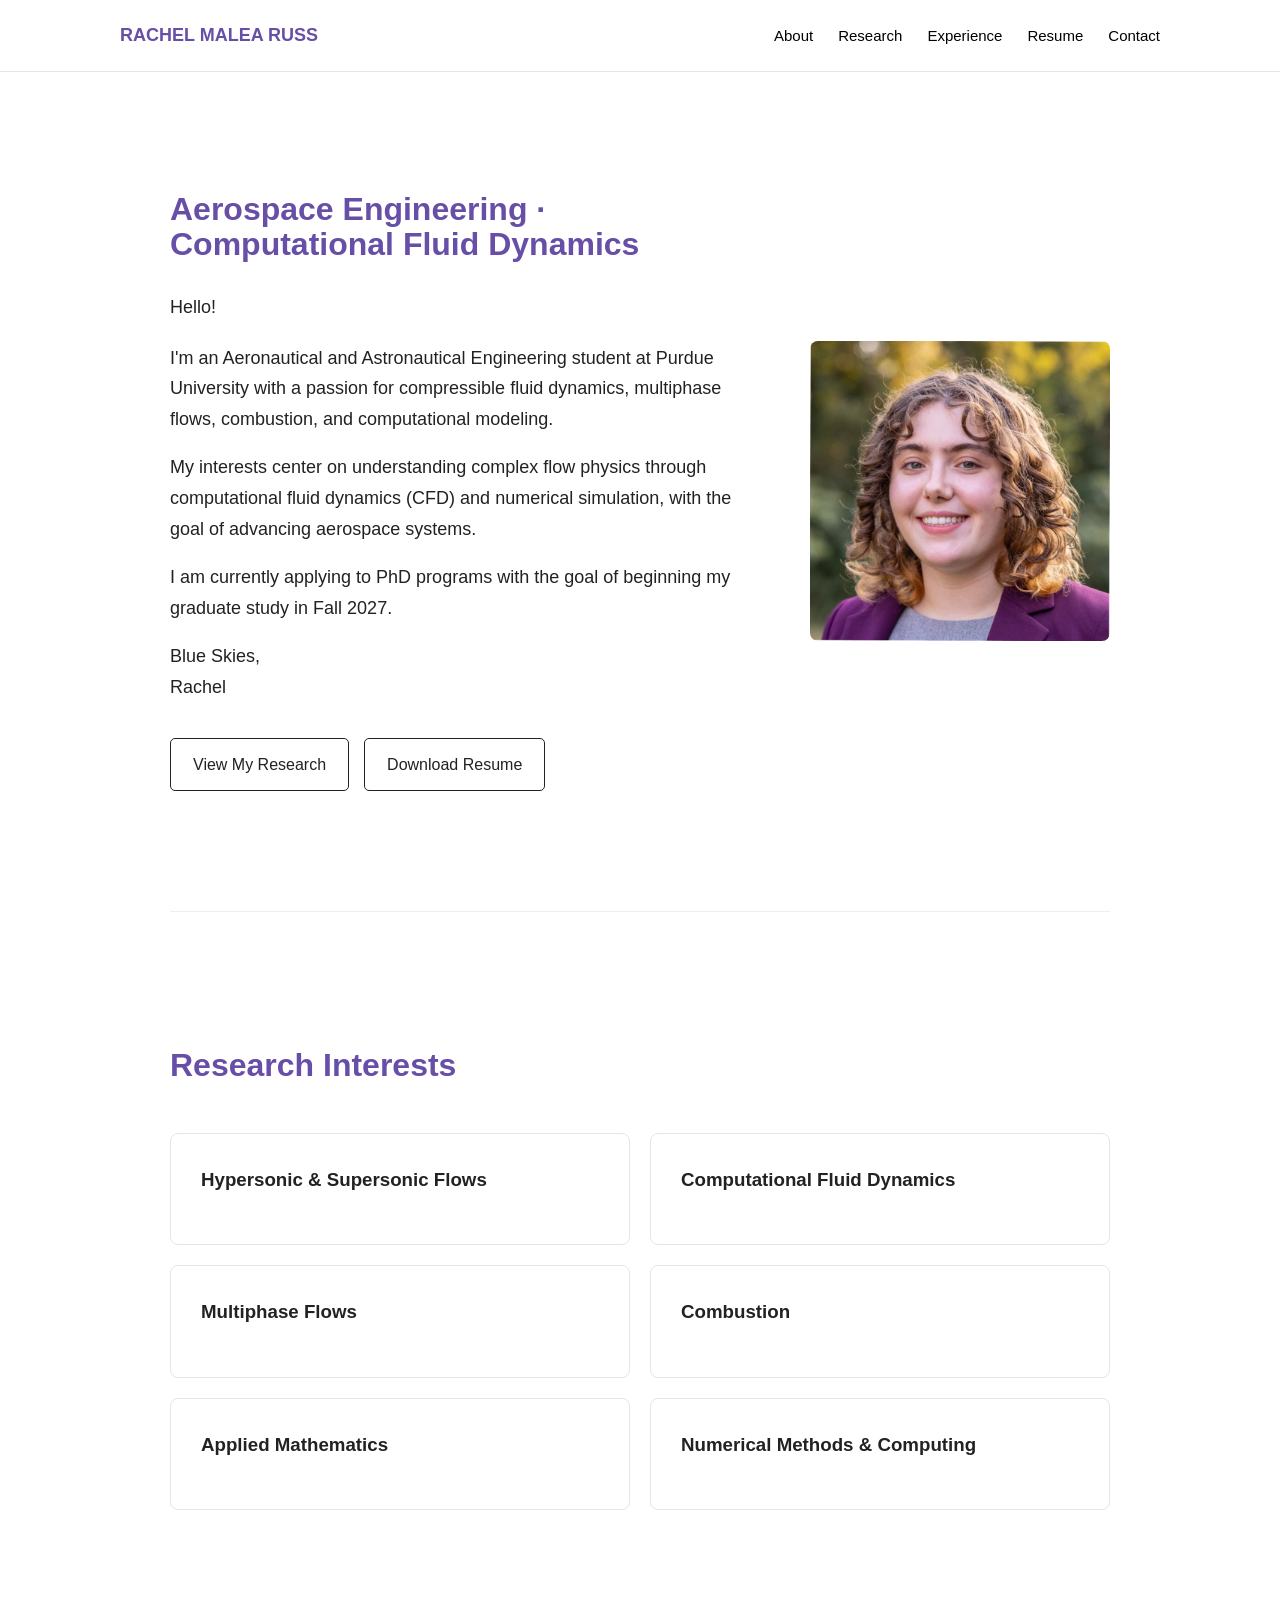
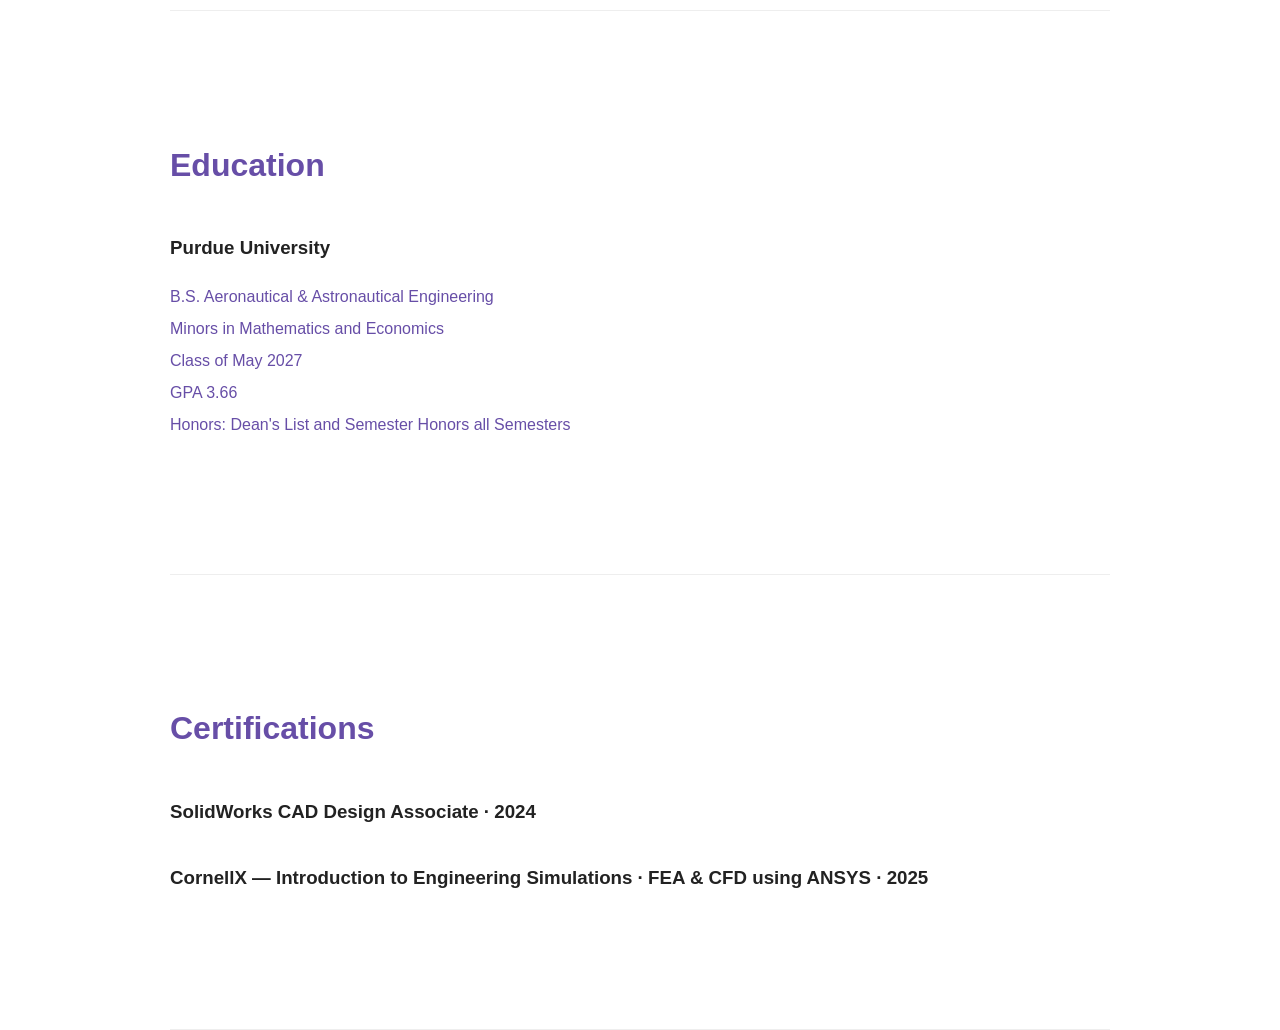
<file: index.html>
<!DOCTYPE html>
<html lang="en">

<head>
    <meta charset="UTF-8">
    <meta name="viewport" content="width=device-width, initial-scale=1.0">

    <title>Rachel Malea Russ | Aeronautical and Astronautical Engineering</title>

    <link rel="stylesheet" href="style.css">
</head>

<body>

<header>
    <nav>
        <a href="index.html" class="logo">RACHEL MALEA RUSS</a>

        <div class="nav-links">
            <a href="index.html">About</a>
            <a href="research.html">Research</a>
            <a href="experience.html">Experience</a>
            <a href="resume.html">Resume</a>
            <a href="contact.html">Contact</a>
        </div>
    </nav>
</header>


<main>

    <!-- About -->
    <section id="about" class="hero">

        <div class="about-content">

            <div class="about-text">

                <h1>Aerospace Engineering · Computational Fluid Dynamics</h1>

                <p class="subtitle">
                    Hello!
                </p>

                <p>
                    I'm an Aeronautical and Astronautical Engineering student
                    at Purdue University with a passion for compressible fluid
                    dynamics, multiphase flows, combustion, and computational
                    modeling.
                </p>

                <p>
                    My interests center on understanding complex flow physics
                    through computational fluid dynamics (CFD) and numerical
                    simulation, with the goal of advancing aerospace systems.
                </p>

                <p>
                    I am currently applying to PhD programs with the goal of
                    beginning my graduate study in Fall 2027. 
                </p>

                <p>
                    Blue Skies,<br>
                    Rachel 
                </p>

                <div class="buttons">

                    <a href="research.html" class="button">
                        View My Research
                    </a>

                    <a
                        href="russ, rachel-resume.pdf"
                        download
                        class="button"
                    >
                        Download Resume
                    </a>

                </div>

            </div>


            <div class="about-photo">

                <img
                    src="images/headshot.jpeg"
                    alt="Rachel Malea Russ"
                >

            </div>

        </div>

    </section>


    <!-- Research Interests -->
    <section id="research-interests">

        <h2>Research Interests</h2>

        <div class="research-grid">

            <div class="research-card">
                <h3>Hypersonic &amp; Supersonic Flows</h3>
            </div>

            <div class="research-card">
                <h3>Computational Fluid Dynamics</h3>
            </div>

            <div class="research-card">
                <h3>Multiphase Flows</h3>
            </div>

            <div class="research-card">
                <h3>Combustion</h3>
            </div>

            <div class="research-card">
                <h3>Applied Mathematics</h3>
            </div>

            <div class="research-card">
                <h3>Numerical Methods &amp; Computing</h3>
            </div>

        </div>

    </section>


    <!-- Education -->
    <section id="education">

        <h2>Education</h2>

        <div class="education">

            <h3>Purdue University</h3>

            <p>
                B.S. Aeronautical &amp; Astronautical Engineering
            </p>

            <p>
                Minors in Mathematics and Economics
            </p>

            <p>
                Class of May 2027
            </p>

            <p>
                GPA 3.66
            </p>

            <p>
                Honors: Dean's List and Semester Honors all Semesters
            </p>

        </div>

    </section>


    <!-- Certifications -->
    <section id="certifications">

        <h2>Certifications</h2>

        <div class="certification">
            <h3>SolidWorks CAD Design Associate · 2024</h3>
        </div>

        <div class="certification">
            <h3>
                CornellX — Introduction to Engineering Simulations ·
                FEA &amp; CFD using ANSYS · 2025
            </h3>
        </div>

    </section>

</main>

</body>
</html>
</file>
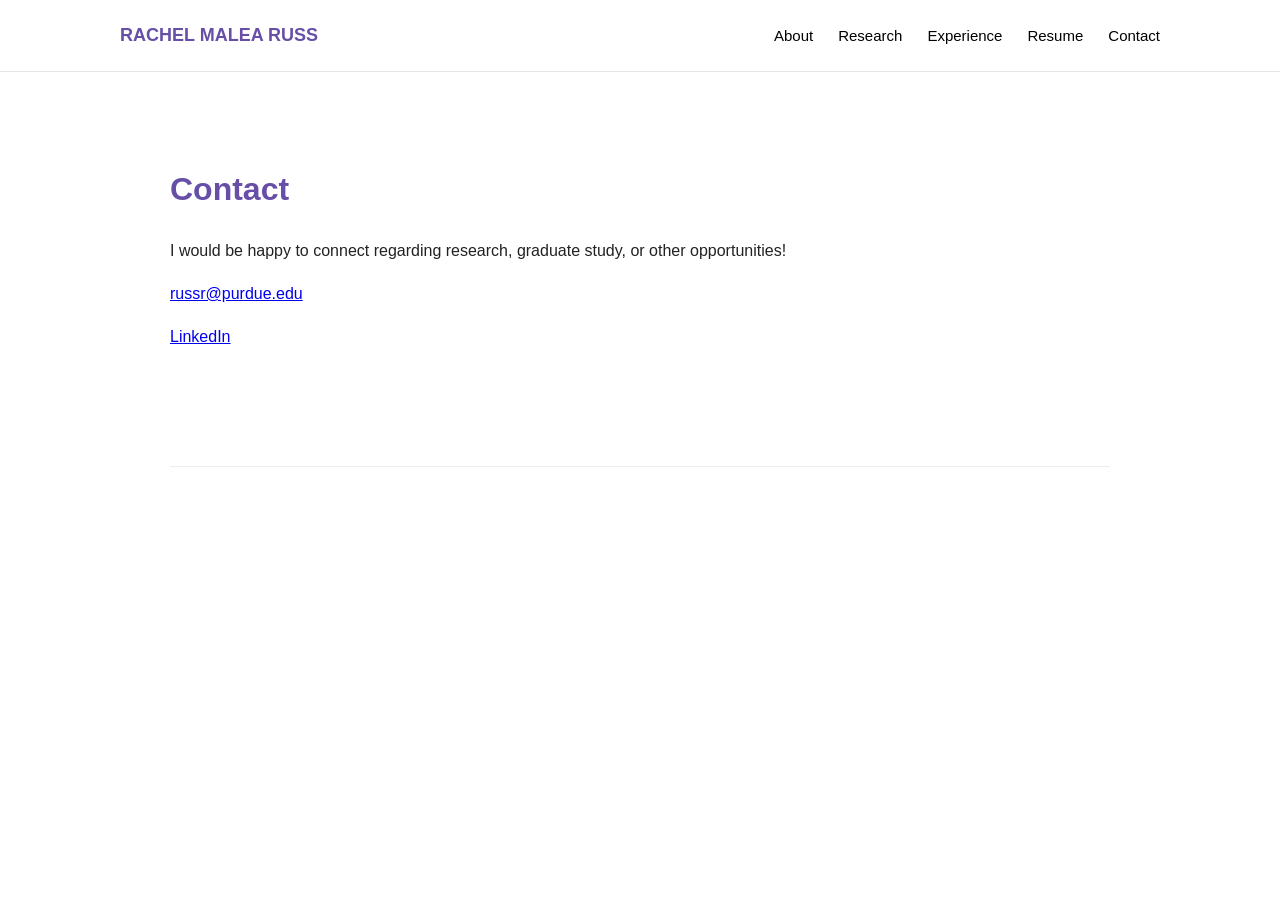
<file: contact.html>
<!DOCTYPE html>
<html lang="en">

<head>
    <meta charset="UTF-8">
    <meta name="viewport" content="width=device-width, initial-scale=1.0">

    <title>Contact | Rachel Malea Russ</title>

    <link rel="stylesheet" href="style.css">
</head>

<body>

<header>
    <nav>
        <a href="index.html" class="logo">RACHEL MALEA RUSS</a>

        <div class="nav-links">
            <a href="index.html">About</a>
            <a href="research.html">Research</a>
            <a href="experience.html">Experience</a>
            <a href="resume.html">Resume</a>
            <a href="contact.html">Contact</a>
        </div>
    </nav>
</header>


<main>

<section id="contact" class="contact-section">

    <h1>Contact</h1>

    <p>
        I would be happy to connect regarding research,
        graduate study, or other opportunities!
    </p>

    <p>
        <a href="mailto:russr@purdue.edu">
            russr@purdue.edu
        </a>
    </p>

    <p>
        <a href="https://www.linkedin.com/in/rachel-russ/">
            LinkedIn
        </a>
    </p>

</section>

</main>

</body>
</html>
</file>
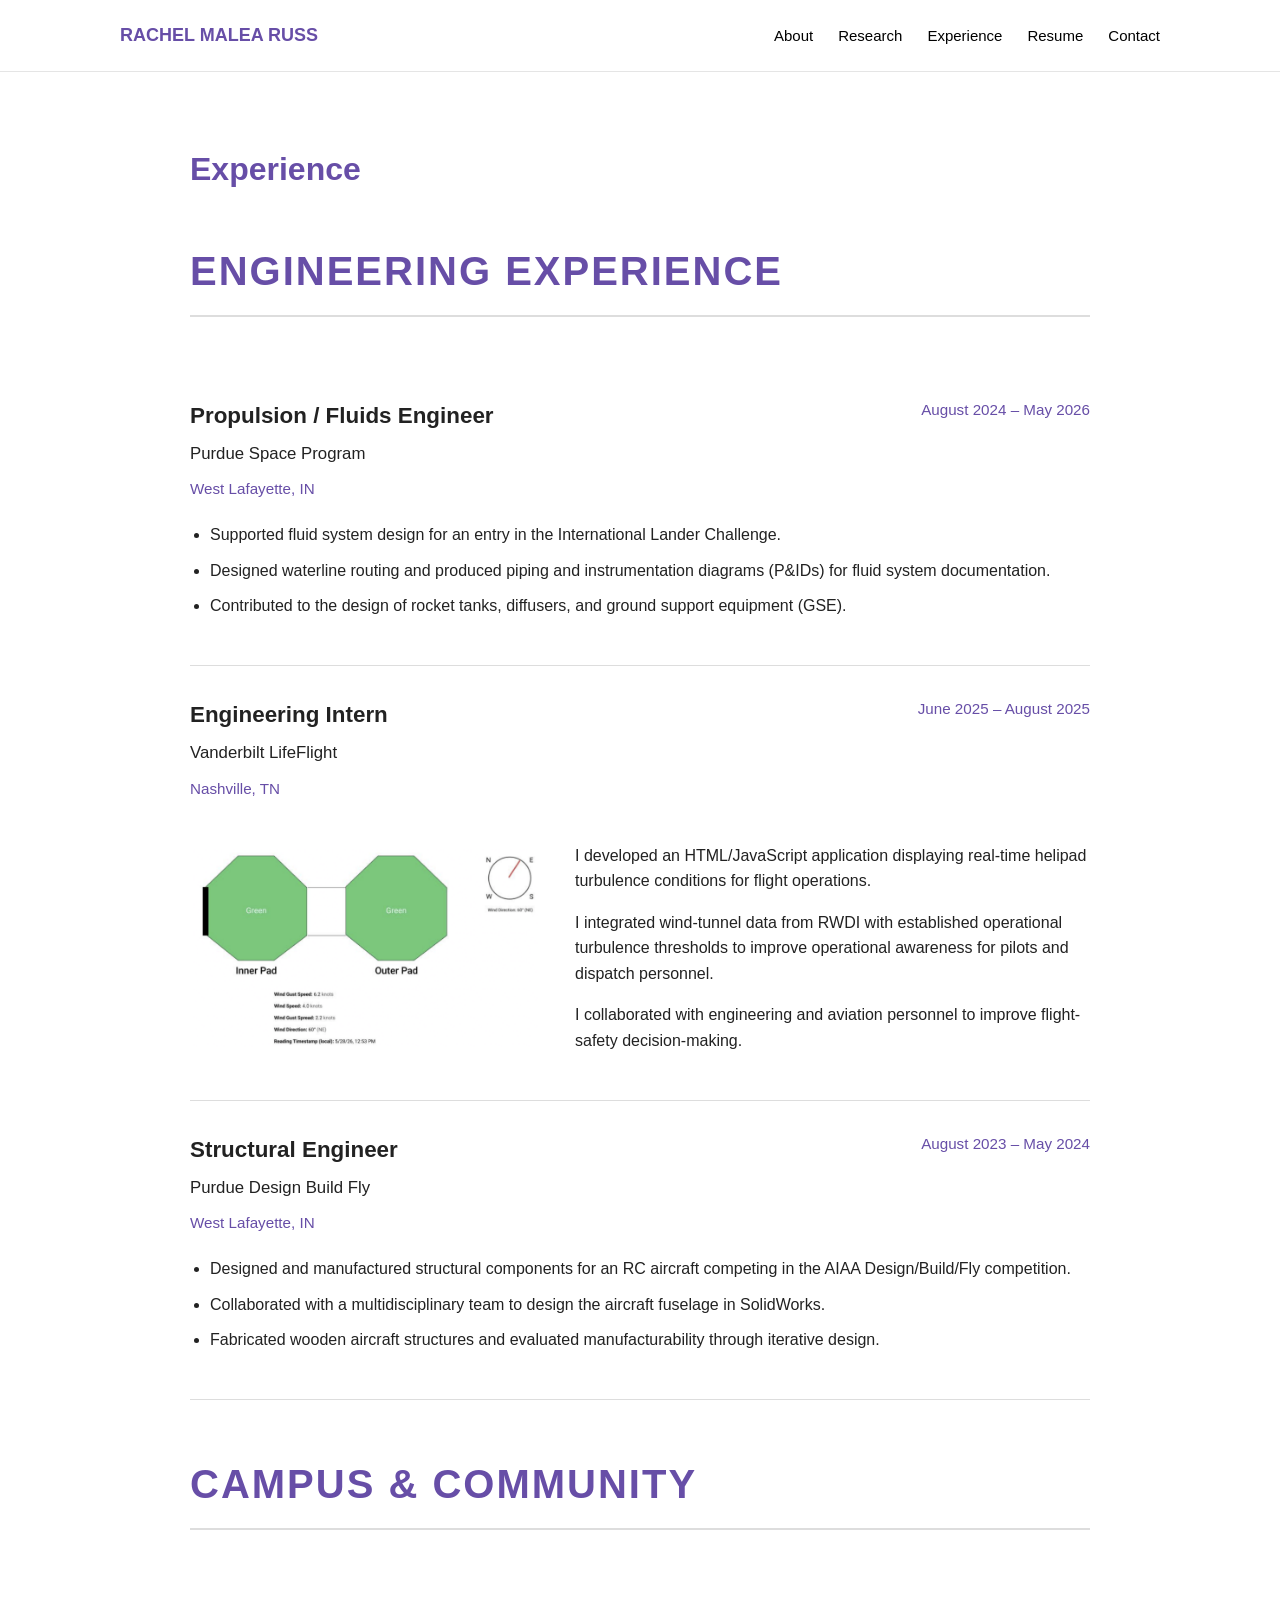
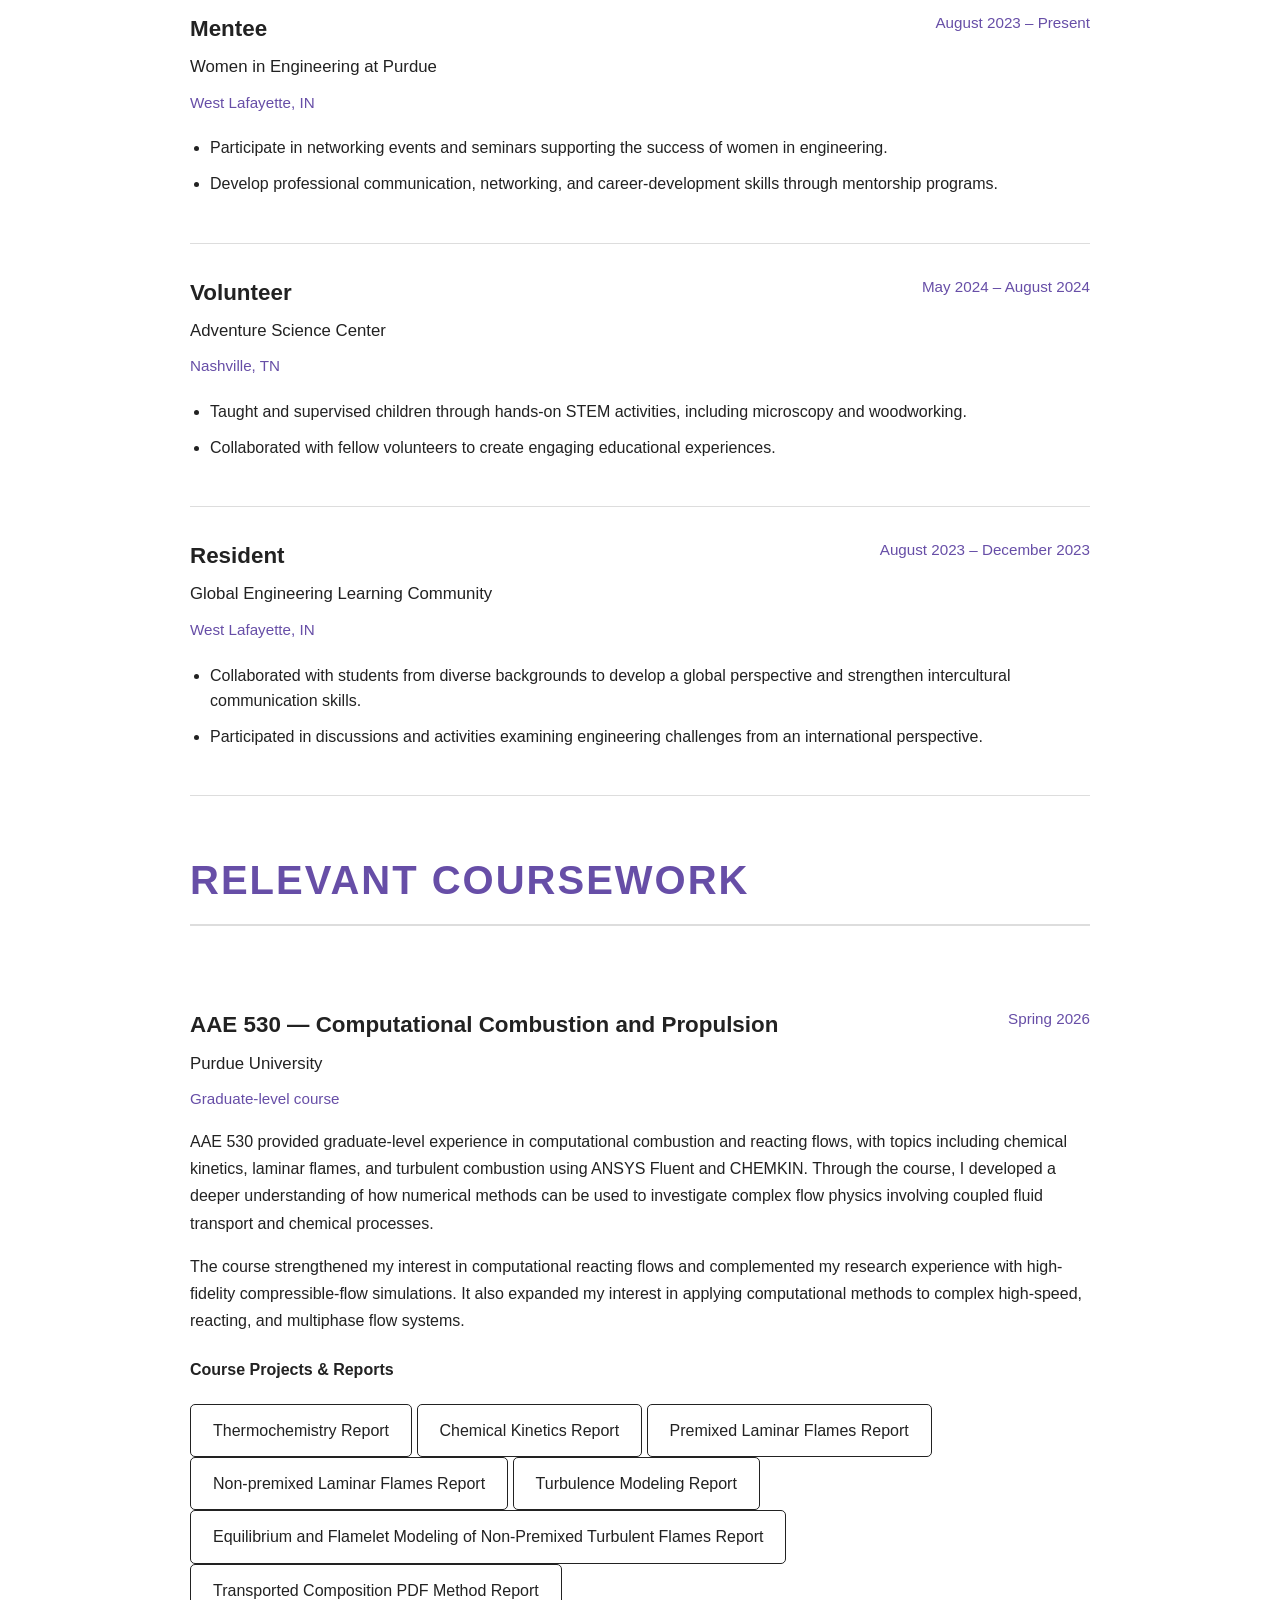
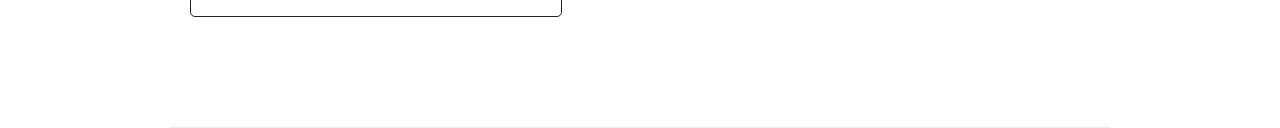
<file: experience.html>
<!DOCTYPE html>
<html lang="en">

<head>
    <meta charset="UTF-8">
    <meta name="viewport" content="width=device-width, initial-scale=1.0">

    <title>Experience | Rachel Malea Russ</title>

    <link rel="stylesheet" href="style.css">
</head>

<body>

<header>
    <nav>
        <a href="index.html" class="logo">RACHEL MALEA RUSS</a>

        <div class="nav-links">
            <a href="index.html">About</a>
            <a href="research.html">Research</a>
            <a href="experience.html">Experience</a>
            <a href="resume.html">Resume</a>
            <a href="contact.html">Contact</a>
        </div>
    </nav>
</header>


<main>

<section id="experience" class="experience-section">

    <h1>Experience</h1>


    <!-- =================================
         ENGINEERING EXPERIENCE
         ================================= -->

    <h2 class="experience-category">
        Engineering Experience
    </h2>


    <!-- Purdue Space Program -->

    <div class="experience-item">

        <div class="experience-header">

            <div>
                <h3>Propulsion / Fluids Engineer</h3>
                <h4>Purdue Space Program</h4>
            </div>

            <div class="experience-date">
                August 2024 – May 2026
            </div>

        </div>

        <p class="experience-location">
            West Lafayette, IN
        </p>

        <ul>

            <li>
                Supported fluid system design for an entry in the
                International Lander Challenge.
            </li>

            <li>
                Designed waterline routing and produced piping and
                instrumentation diagrams (P&amp;IDs) for fluid system
                documentation.
            </li>

            <li>
                Contributed to the design of rocket tanks, diffusers,
                and ground support equipment (GSE).
            </li>

        </ul>

    </div>


    <!-- Vanderbilt LifeFlight -->

    <div class="experience-item">

        <div class="experience-header">

            <div>
                <h3>Engineering Intern</h3>
                <h4>Vanderbilt LifeFlight</h4>
            </div>

            <div class="experience-date">
                June 2025 – August 2025
            </div>

        </div>

        <p class="experience-location">
            Nashville, TN
        </p>


        <div class="experience-feature">

            <div class="experience-image">

                <img
                    src="images/helipad.png"
                    alt="Vanderbilt LifeFlight helipad"
                >

            </div>


            <div class="experience-description">

                <p>
                    I developed an HTML/JavaScript application displaying
                    real-time helipad turbulence conditions for flight
                    operations.
                </p>

                <p>
                    I integrated wind-tunnel data from RWDI with established
                    operational turbulence thresholds to improve operational
                    awareness for pilots and dispatch personnel.
                </p>

                <p>
                    I collaborated with engineering and aviation personnel
                    to improve flight-safety decision-making.
                </p>

            </div>

        </div>

    </div>


    <!-- Purdue Design Build Fly -->

    <div class="experience-item">

        <div class="experience-header">

            <div>
                <h3>Structural Engineer</h3>
                <h4>Purdue Design Build Fly</h4>
            </div>

            <div class="experience-date">
                August 2023 – May 2024
            </div>

        </div>

        <p class="experience-location">
            West Lafayette, IN
        </p>

        <ul>

            <li>
                Designed and manufactured structural components for
                an RC aircraft competing in the AIAA Design/Build/Fly
                competition.
            </li>

            <li>
                Collaborated with a multidisciplinary team to design
                the aircraft fuselage in SolidWorks.
            </li>

            <li>
                Fabricated wooden aircraft structures and evaluated
                manufacturability through iterative design.
            </li>

        </ul>

    </div>


    <!-- =================================
         CAMPUS & COMMUNITY
         ================================= -->

    <h2 class="experience-category">
        Campus &amp; Community
    </h2>


    <!-- Women in Engineering -->

    <div class="experience-item">

        <div class="experience-header">

            <div>
                <h3>Mentee</h3>
                <h4>Women in Engineering at Purdue</h4>
            </div>

            <div class="experience-date">
                August 2023 – Present
            </div>

        </div>

        <p class="experience-location">
            West Lafayette, IN
        </p>

        <ul>

            <li>
                Participate in networking events and seminars supporting
                the success of women in engineering.
            </li>

            <li>
                Develop professional communication, networking, and
                career-development skills through mentorship programs.
            </li>

        </ul>

    </div>


    <!-- Adventure Science Center -->

    <div class="experience-item">

        <div class="experience-header">

            <div>
                <h3>Volunteer</h3>
                <h4>Adventure Science Center</h4>
            </div>

            <div class="experience-date">
                May 2024 – August 2024
            </div>

        </div>

        <p class="experience-location">
            Nashville, TN
        </p>

        <ul>

            <li>
                Taught and supervised children through hands-on STEM
                activities, including microscopy and woodworking.
            </li>

            <li>
                Collaborated with fellow volunteers to create engaging
                educational experiences.
            </li>

        </ul>

    </div>


    <!-- Global Engineering LC -->

    <div class="experience-item">

        <div class="experience-header">

            <div>
                <h3>Resident</h3>
                <h4>Global Engineering Learning Community</h4>
            </div>

            <div class="experience-date">
                August 2023 – December 2023
            </div>

        </div>

        <p class="experience-location">
            West Lafayette, IN
        </p>

        <ul>

            <li>
                Collaborated with students from diverse backgrounds to
                develop a global perspective and strengthen intercultural
                communication skills.
            </li>

            <li>
                Participated in discussions and activities examining
                engineering challenges from an international perspective.
            </li>

        </ul>

    </div>


    <!-- =================================
         RELEVANT COURSEWORK
         ================================= -->

    <h2 class="experience-category">
        Relevant Coursework
    </h2>


    <!-- AAE 530 -->

    <div class="experience-item">

        <div class="experience-header">

            <div>
                <h3>AAE 530 — Computational Combustion and Propulsion</h3>
                <h4>Purdue University</h4>
            </div>

            <div class="experience-date">
                Spring 2026
            </div>

        </div>

        <p class="experience-location">
            Graduate-level course
        </p>

        <p>
            AAE 530 provided graduate-level experience in computational
            combustion and reacting flows, with topics including chemical
            kinetics, laminar flames, and turbulent combustion using
            ANSYS Fluent and CHEMKIN. Through the course, I developed a
            deeper understanding of how numerical methods can be used to
            investigate complex flow physics involving coupled fluid
            transport and chemical processes.
        </p>

        <p>
            The course strengthened my interest in computational reacting
            flows and complemented my research experience with high-fidelity
            compressible-flow simulations. It also expanded my interest in
            applying computational methods to complex high-speed, reacting,
            and multiphase flow systems.
        </p>

        <h4>Course Projects &amp; Reports</h4>

        <div class="report-grid">

            <a href="530_reports/Report_Project1_Rachel_Russ.pdf"
               target="_blank"
               class="button">
                Thermochemistry Report
            </a>

            <a href="530_reports/Report_Project2_Rachel_Russ.pdf"
               target="_blank"
               class="button">
                Chemical Kinetics Report
            </a>

            <a href="530_reports/Report_Project3_Rachel_Russ.pdf"
               target="_blank"
               class="button">
                Premixed Laminar Flames Report
            </a>

            <a href="530_reports/Report_Project4_Rachel_Russ.pdf"
               target="_blank"
               class="button">
                Non-premixed Laminar Flames Report
            </a>

            <a href="530_reports/Report_Project5_Rachel_Russ.pdf"
               target="_blank"
               class="button">
                Turbulence Modeling Report
            </a>

            <a href="530_reports/Report_Project6_Rachel_Russ.pdf"
               target="_blank"
               class="button">
                Equilibrium and Flamelet Modeling of Non-Premixed Turbulent Flames Report
            </a>

            <a href="530_reports/Report_Project7_Rachel_Russ.pdf"
               target="_blank"
               class="button">
                Transported Composition PDF Method Report
            </a>

        </div>

    </div>

</section>

</main>

</body>
</html>
</file>
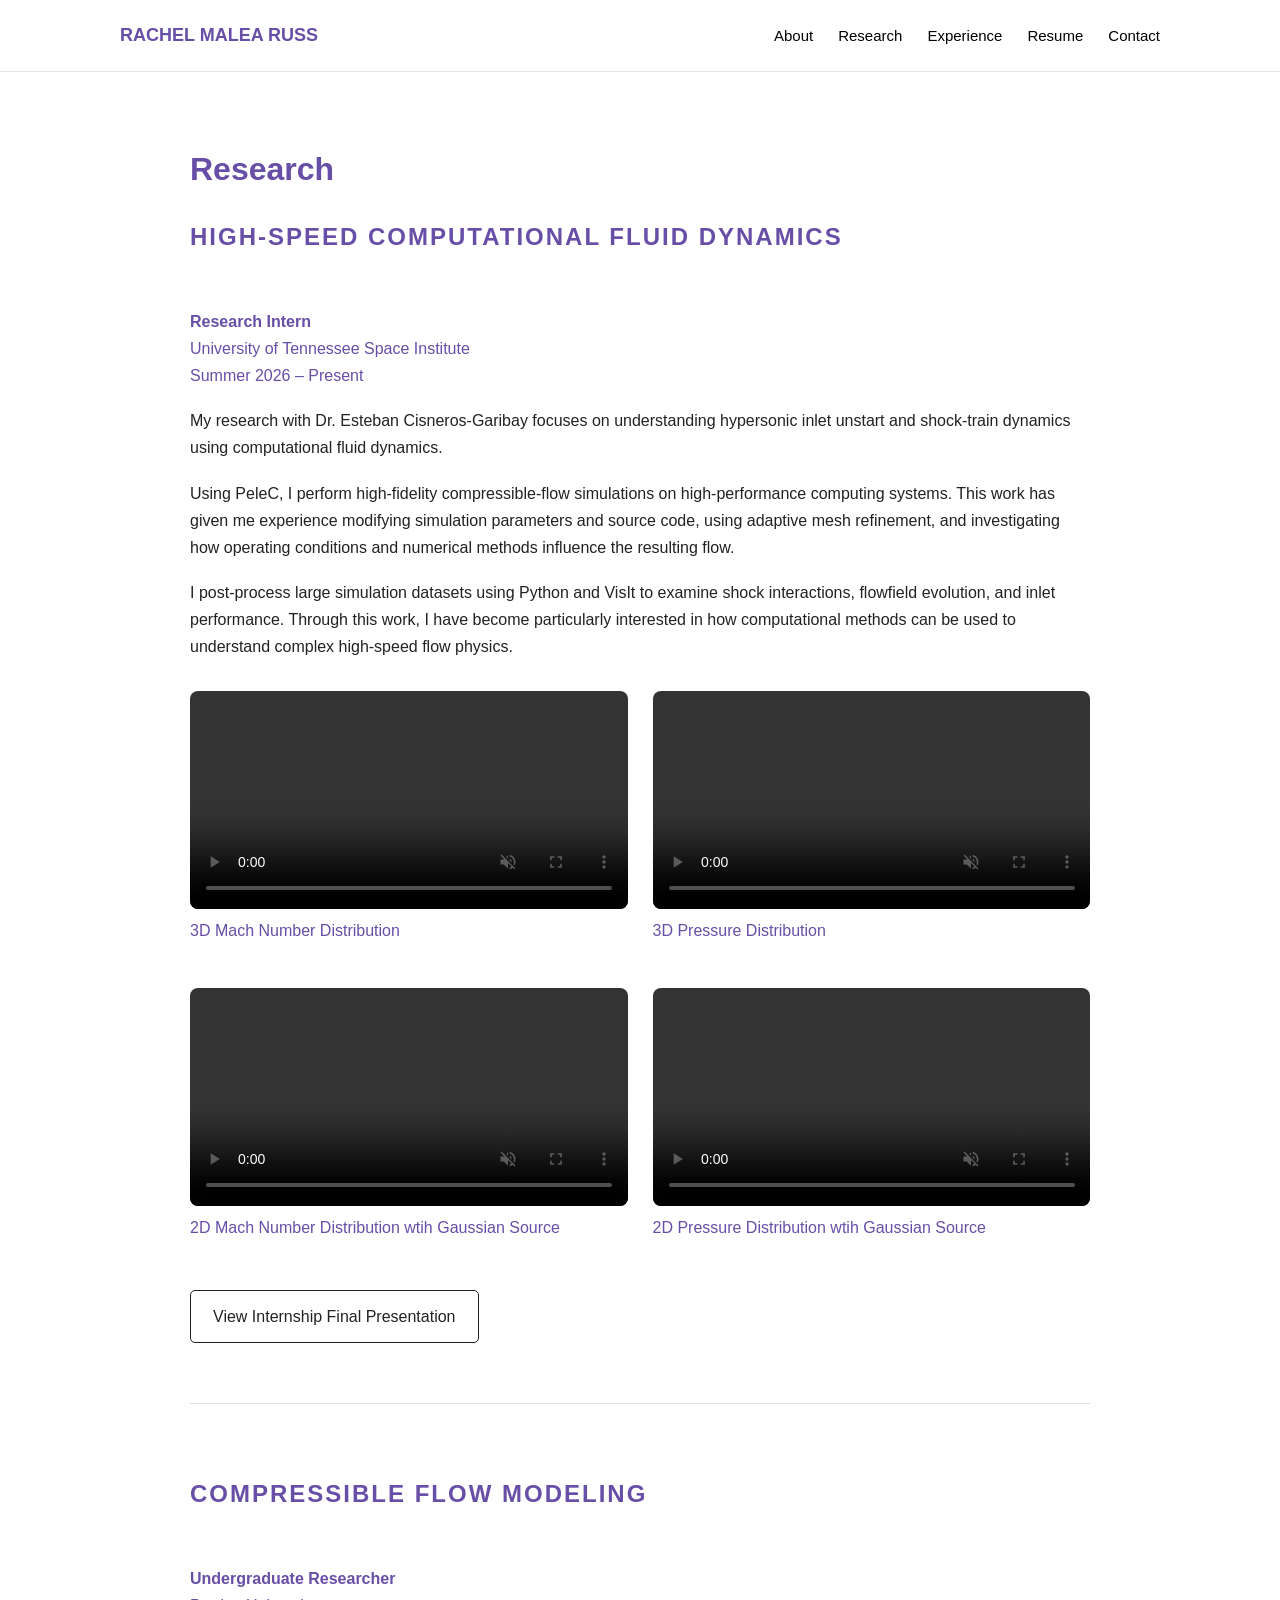
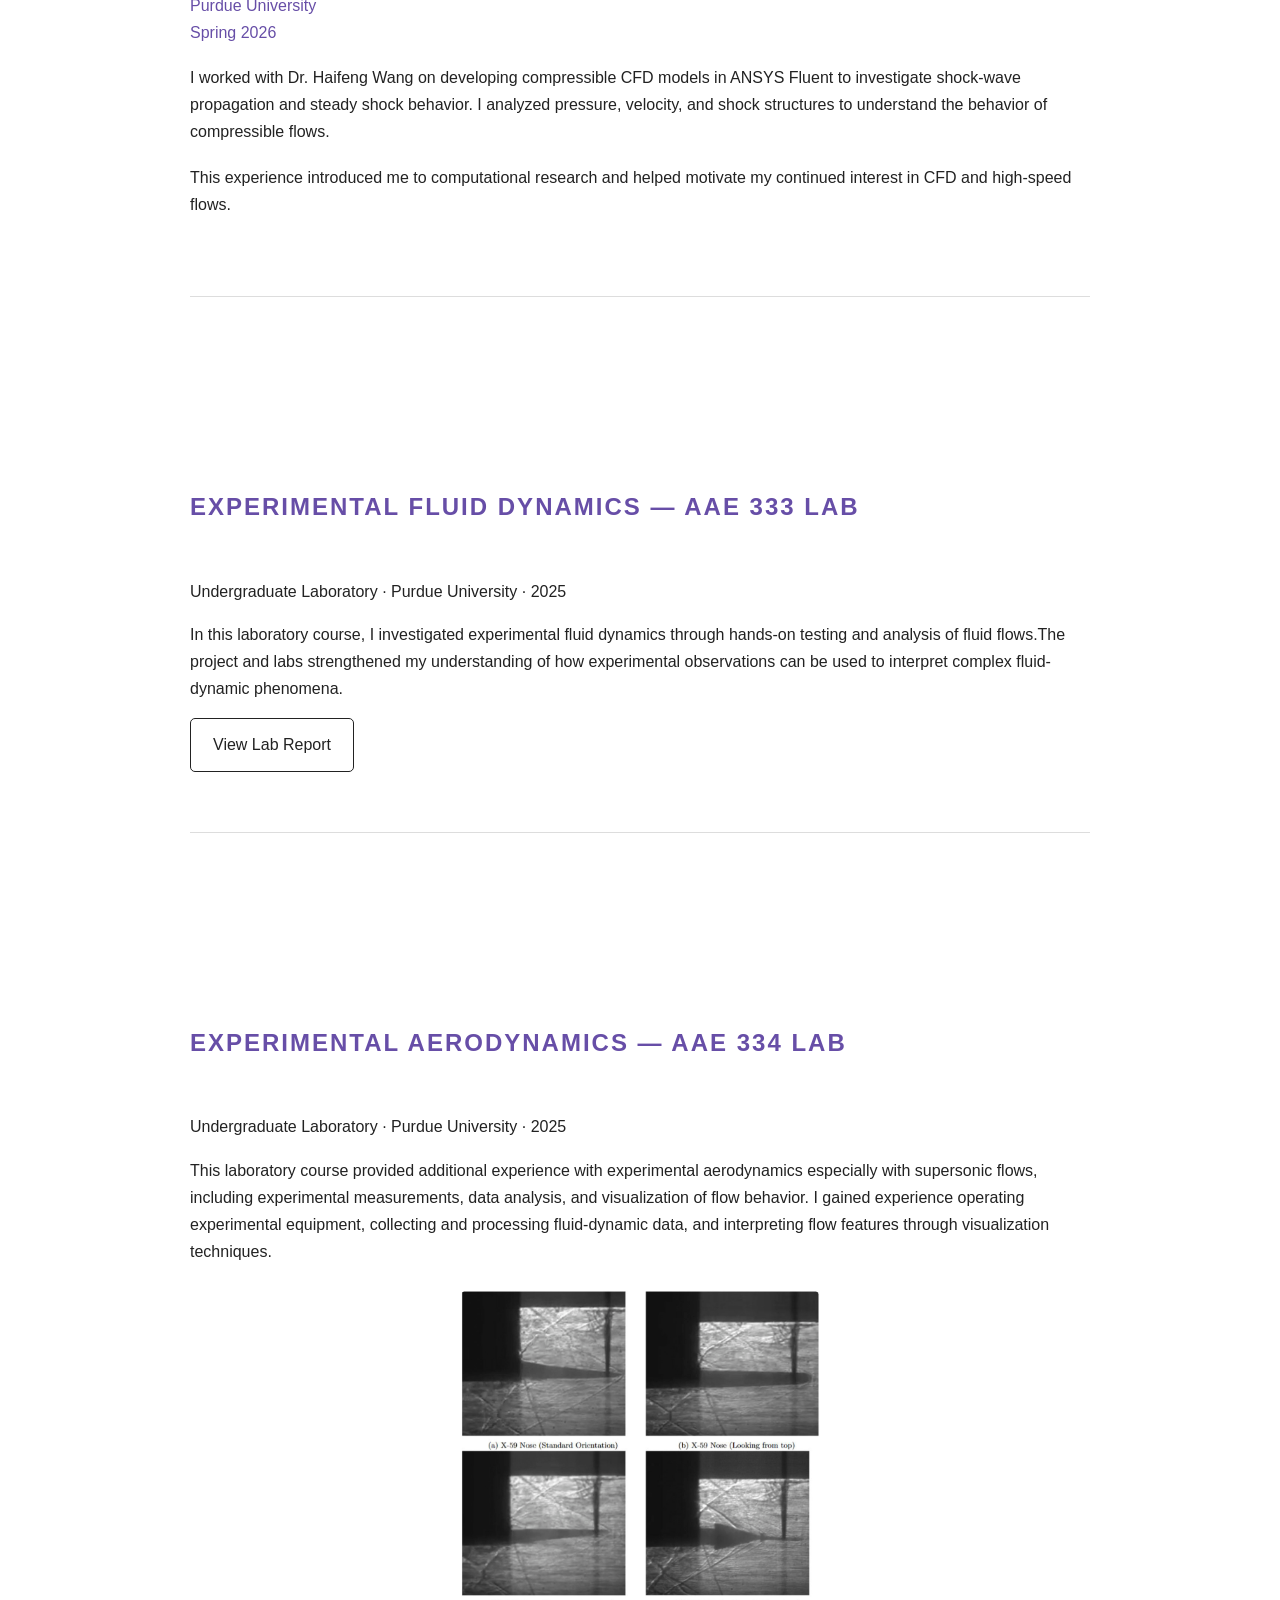
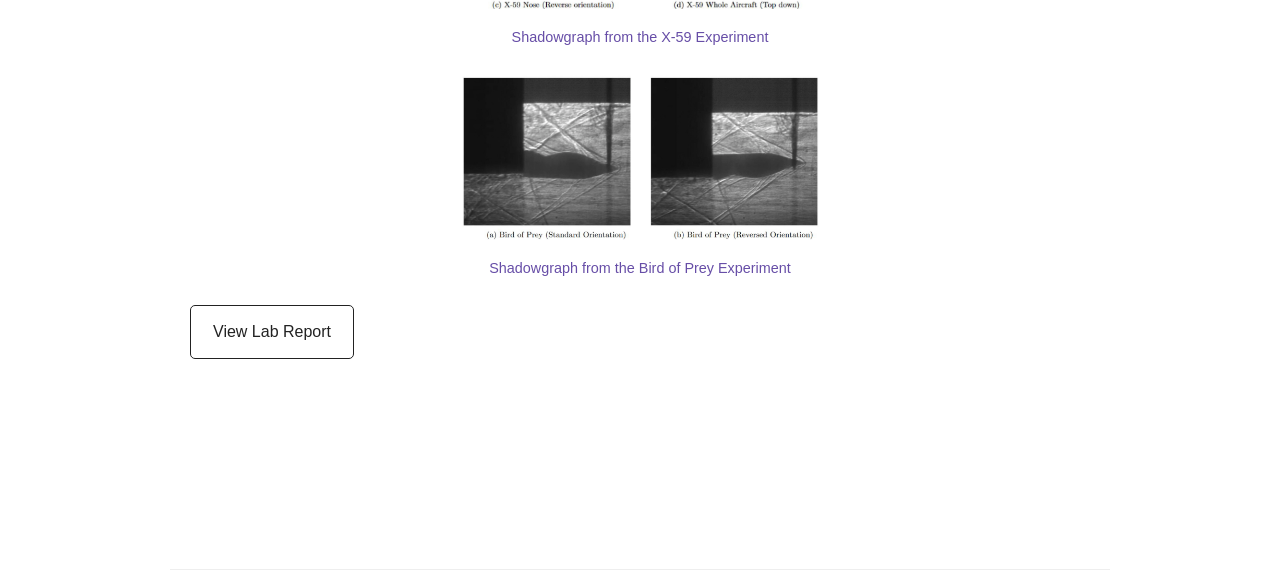
<file: research.html>
<!DOCTYPE html>
<html lang="en">

<head>
    <meta charset="UTF-8">
    <meta name="viewport" content="width=device-width, initial-scale=1.0">

    <title>Research | Rachel Malea Russ</title>

    <link rel="stylesheet" href="style.css">
</head>

<body>

<header>
    <nav>
        <a href="index.html" class="logo">RACHEL MALEA RUSS</a>

        <div class="nav-links">
            <a href="index.html">About</a>
            <a href="research.html">Research</a>
            <a href="experience.html">Experience</a>
            <a href="resume.html">Resume</a>
            <a href="contact.html">Contact</a>
        </div>
    </nav>
</header>


<main>

<section id="research" class="research-section">

    <h1>Research</h1>


    <!-- UTSI -->

    <div class="research-project">

        <div class="research-content">

            <h2>High-Speed Computational Fluid Dynamics</h2>

            <p class="research-role">
                <strong>Research Intern</strong><br>
                University of Tennessee Space Institute<br>
                Summer 2026 – Present
            </p>

            <p>
                My research with Dr. Esteban Cisneros-Garibay focuses on understanding hypersonic inlet
                unstart and shock-train dynamics using computational
                fluid dynamics.
            </p>

            <p>
                Using PeleC, I perform high-fidelity compressible-flow
                simulations on high-performance computing systems. This
                work has given me experience modifying simulation
                parameters and source code, using adaptive mesh refinement,
                and investigating how operating conditions and numerical
                methods influence the resulting flow.
            </p>

            <p>
                I post-process large simulation datasets using Python and
                VisIt to examine shock interactions, flowfield evolution,
                and inlet performance. Through this work, I have become
                particularly interested in how computational methods can
                be used to understand complex high-speed flow physics.
            </p>

            <div class="research-video-grid">
                <div class="research-video">
                    <video controls muted loop playsinline preload="metadata">
                        <source src="utsi_videos/3D_mach.mp4" type="video/mp4">
                        Your browser does not support the video element.
                    </video>
                    <p class="video-caption">3D Mach Number Distribution</p>
                </div>

                <div class="research-video">
                    <video controls muted loop playsinline preload="metadata">
                        <source src="utsi_videos/3D_pressure.mp4" type="video/mp4">
                        Your browser does not support the video element.
                    </video>
                    <p class="video-caption">3D Pressure Distribution</p>
                </div>

                <div class="research-video">
                    <video controls muted loop playsinline preload="metadata">
                        <source src="utsi_videos/mach_source_ext.mp4" type="video/mp4">
                        Your browser does not support the video element.
                    </video>
                    <p class="video-caption">2D Mach Number Distribution wtih Gaussian Source</p>
                </div>

                <div class="research-video">
                    <video controls muted loop playsinline preload="metadata">
                        <source src="utsi_videos/pressure_source_ext.mp4" type="video/mp4">
                        Your browser does not support the video element.
                    </video>
                    <p class="video-caption">2D Pressure Distribution wtih Gaussian Source</p>
                </div>
            </div>

            <div class="research-links">
                <a href="utsi_videos/final_presentation_russ.pdf" target="_blank" class="button">
                    View Internship Final Presentation
                </a>
            </div>

        </div>

    </div>


    <!-- Wang -->

    <div class="research-project">

        <div class="research-content">

            <h2>Compressible Flow Modeling</h2>

            <p class="research-role">
                <strong>Undergraduate Researcher</strong><br>
                Purdue University<br>
                Spring 2026
            </p>

            <p>
                I worked with Dr. Haifeng Wang on developing compressible
                CFD models in ANSYS Fluent to investigate shock-wave
                propagation and steady shock behavior. I analyzed pressure,
                velocity, and shock structures to understand the behavior
                of compressible flows.
            </p>

            <p>
                This experience introduced me to computational research
                and helped motivate my continued interest in CFD and
                high-speed flows.
            </p>

        </div>

    </div>


    <!-- 333 Lab-->
     <section class="research-project">
        <h2>Experimental Fluid Dynamics — AAE 333 Lab </h2>

        <p class="project-role">
            Undergraduate Laboratory · Purdue University · 2025
        </p>

        <p>
            In this laboratory course, I investigated experimental fluid dynamics
            through hands-on testing and analysis of fluid flows.The project and labs
            strengthened my understanding of how experimental observations can
            be used to interpret complex fluid-dynamic phenomena.
        </p>

        <div class="research-links">
            <a href="lab_reports/333_report.pdf"
            target="_blank"
            class="button">
                View Lab Report
            </a>
        </div>
    </section>

    <!-- 334 Lab-->
     <section class="research-project">
        <h2>Experimental Aerodynamics — AAE 334 Lab</h2>

        <p class="project-role">
            Undergraduate Laboratory · Purdue University · 2025
        </p>

        <p>
            This laboratory course provided additional experience with
            experimental aerodynamics especially with supersonic flows, including experimental measurements,
            data analysis, and visualization of flow behavior. I gained
            experience operating experimental equipment, collecting and processing
            fluid-dynamic data, and interpreting flow features through visualization
            techniques.
        </p>

        <div class="research-image">
            <img src="lab_reports/x-59.jpg"
                alt="Shadowgraph of the X-59 experimental result">
            <p class="image-caption">
                Shadowgraph from the X-59 Experiment
            </p>
        </div>

        <div class="research-image">
            <img src="lab_reports/bird_of_prey.jpg"
                alt="Shadowgraph of the Bird of Prey experimental result">
            <p class="image-caption">
                Shadowgraph from the Bird of Prey Experiment
            </p>
        </div>

        <div class="research-links">
            <a href="lab_reports/334_report.pdf"
            target="_blank"
            class="button">
                View Lab Report
            </a>
        </div>
    </section>



</section>

</main>

</body>
</html>
</file>
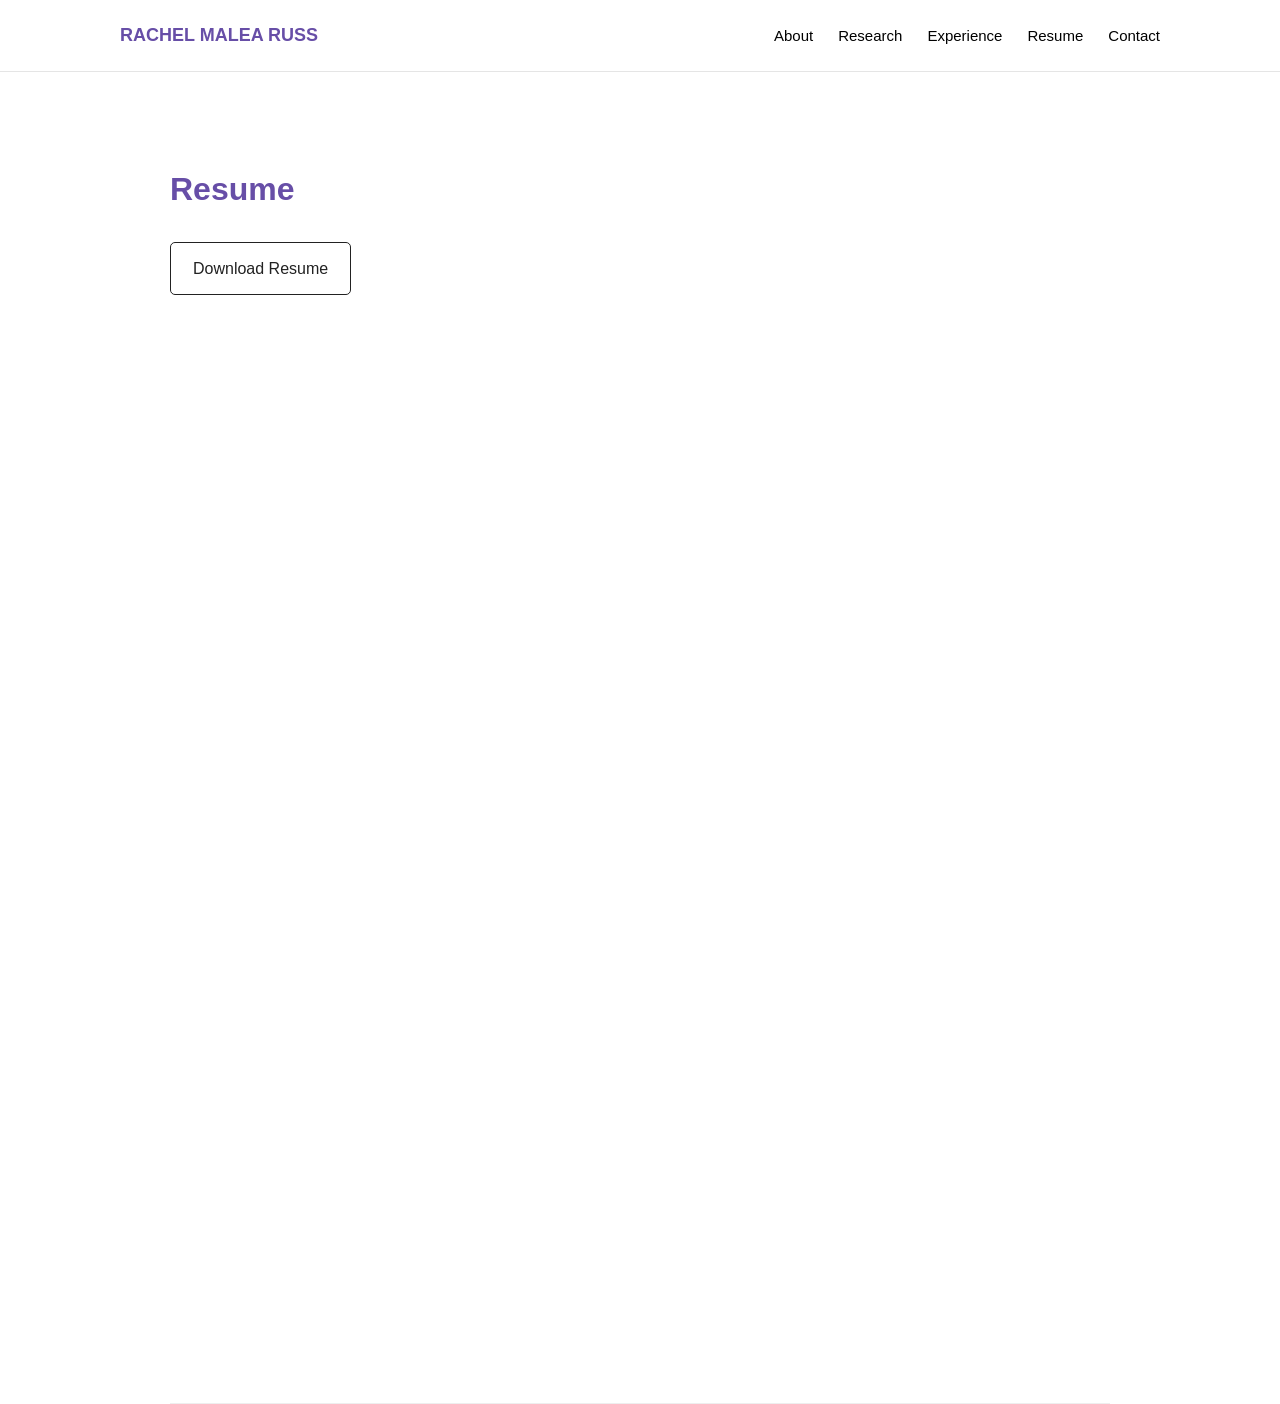
<file: resume.html>
<!DOCTYPE html>
<html lang="en">

<head>
    <meta charset="UTF-8">
    <meta name="viewport" content="width=device-width, initial-scale=1.0">

    <title>Resume | Rachel Malea Russ</title>

    <link rel="stylesheet" href="style.css">
</head>

<body>

<header>

    <nav>

        <a href="index.html" class="logo">
            RACHEL MALEA RUSS
        </a>

        <div class="nav-links">
            <a href="index.html">About</a>
            <a href="research.html">Research</a>
            <a href="experience.html">Experience</a>
            <a href="resume.html">Resume</a>
            <a href="contact.html">Contact</a>
        </div>

    </nav>

</header>


<main>

<section>

    <h1>Resume</h1>

    <div class="buttons">

        <a
            href="russ, rachel-resume.pdf"
            download
            class="button"
        >
            Download Resume
        </a>

    </div>

    <div class="pdf-container">

        <iframe
            src="russ, rachel-resume.pdf"
            width="100%"
            height="1000"
            style="border: none;">
        </iframe>

    </div>

</section>

</main>

</body>
</html>
</file>
<file: style.css>
/* ---------- General ---------- */

* {
    box-sizing: border-box;
}

html {
    scroll-behavior: smooth;
}

body {
    margin: 0;
    font-family: Arial, Helvetica, sans-serif;
    color: #222;
    background: #ffffff;
    line-height: 1.7;
}


/* ---------- Navigation ---------- */

header {
    border-bottom: 1px solid #e5e5e5;
    position: sticky;
    top: 0;
    color: #674ea7;
    background: rgba(255, 255, 255, 0.95);
    backdrop-filter: blur(8px);
    z-index: 100;
}

nav {
    max-width: 1100px;
    margin: auto;
    padding: 20px 30px;

    display: flex;
    justify-content: space-between;
    align-items: center;
}

.logo {
    font-weight: bold;
    font-size: 18px;
    color: #674ea7;
    text-decoration: none;
}

.nav-links {
    display: flex;
    gap: 25px;
}

.nav-links a {
    color: #000;
    text-decoration: none;
    font-size: 15px;
}

.nav-links a:hover {
    color: #000;
}


/* ---------- Main ---------- */

main {
    max-width: 1000px;
    margin: auto;
    padding: 0 30px;
}

section {
    padding: 100px 0;
    border-bottom: 1px solid #eeeeee;
}


/* ---------- Hero ---------- */

.hero {
    padding: 120px 0;
}

.subtitle {
    color: #674ea7;
    font-size: 18px;
    margin-bottom: 20px;
}

h1 {
    font-size: 32px;
    line-height: 1.1;
    margin: 0 0 30px 0;
    color: #674ea7;
}

.hero p {
    max-width: 750px;
    font-size: 18px;
    color: #222;
}


/* ---------- Headings ---------- */

h2 {
    font-size: 32px;
    margin-bottom: 40px;
    color: #674ea7;
}

h3 {
    margin-top: 0;
}


/* ---------- Buttons ---------- */

.buttons {
    margin-top: 35px;
    display: flex;
    gap: 15px;
}

.button {
    display: inline-block;
    padding: 12px 22px;

    background: white;
    color: #222;

    text-decoration: none;
    border-radius: 5px;
    border: 1px solid #222;

    transition: 0.2s;
}

.button:hover {
    transform: translateY(-2px);
}

/* ---------- Research ---------- */

.research-grid {
    display: grid;
    grid-template-columns: repeat(2, 1fr);
    gap: 20px;
}

.research-card {
    padding: 30px;
    border: 1px solid #e5e5e5;
    border-radius: 8px;

    transition: 0.2s;
}

.research-card:hover {
    transform: translateY(-3px);
}


/* ---------- Education ---------- */

.education,
.certification {
    margin-bottom: 35px;
}

.education p,
.certification p {
    margin: 5px 0;
    color: #674ea7;
}


/* ---------- Footer ---------- */

footer {
    max-width: 1000px;
    margin: auto;
    padding: 60px 30px;
    color: #674ea7;
}


/* ---------- Mobile ---------- */

@media (max-width: 700px) {

    nav {
        flex-direction: column;
        gap: 15px;
    }

    .nav-links {
        gap: 15px;
        flex-wrap: wrap;
        justify-content: center;
    }

    h1 {
        font-size: 45px;
    }

    .research-grid {
        grid-template-columns: 1fr;
    }

    section {
        padding: 70px 0;
    }

}


/* ================================
   Research Section
   ================================ */

.research-section {
    max-width: 1000px;
    margin: 0 auto;
    padding: 80px 20px;
}

.research-section h2 {
    font-size: 1.5rem;
    margin-bottom: 50px;
    text-transform: uppercase;
    letter-spacing: 2px;
}

.research-project {
    margin-bottom: 70px;
    padding-bottom: 60px;
    border-bottom: 1px solid #ddd;
}

.research-project:last-child {
    border-bottom: none;
}

.research-content h3 {
    font-size: 1.8rem;
    margin-bottom: 10px;
}

.research-role {
    color: #674ea7;
    line-height: 1.6;
    margin-bottom: 25px;
}

.research-media {
    width: 100%;
    margin: 25px 0;
}

.research-media img {
    width: 100%;
    max-height: 500px;
    object-fit: cover;
    display: block;
    border-radius: 8px;
}

.research-content p {
    font-size: 1rem;
    line-height: 1.7;
    margin-bottom: 18px;
}

.project-link {
    display: inline-block;
    margin-top: 10px;
    font-weight: 600;
    text-decoration: none;
}

.project-link:hover {
    text-decoration: underline;
}



/* =================================
   Experience Section
   ================================= */

.experience-section {
    max-width: 1000px;
    margin: 0 auto;
    padding: 80px 20px;
}

.experience-section > h2 {
    font-size: 2.5rem;
    margin-bottom: 50px;
    text-transform: uppercase;
    letter-spacing: 2px;
}

.experience-category {
    font-size: 1.5rem;
    margin-top: 50px;
    margin-bottom: 30px;
    padding-bottom: 10px;
    border-bottom: 2px solid #ddd;
}

.experience-item {
    padding: 30px 0;
    border-bottom: 1px solid #ddd;
}

.experience-item:last-child {
    border-bottom: none;
}

.experience-header {
    display: flex;
    justify-content: space-between;
    align-items: flex-start;
    gap: 30px;
}

.experience-header h3 {
    font-size: 1.4rem;
    margin: 0 0 5px 0;
}

.experience-header h4 {
    font-size: 1.05rem;
    font-weight: 500;
    margin: 0;
}

.experience-date {
    white-space: nowrap;
    color: #674ea7;
    font-size: 0.95rem;
}

.experience-location {
    color: #674ea7;
    font-size: 0.95rem;
    margin-top: 8px;
}

.experience-item ul {
    margin-top: 20px;
    padding-left: 20px;
}

.experience-item li {
    margin-bottom: 10px;
    line-height: 1.6;
}

/* =================================
   Mobile
   ================================= */
@media (max-width: 700px) {

    .experience-header {
        flex-direction: column;
        gap: 8px;
    }

    .experience-date {
        white-space: normal;
    }

    .experience-section {
        padding: 60px 20px;
    }

    .about-content {
        flex-direction: column-reverse;
        gap: 30px;
    }

    .about-photo {
        flex: none;
        width: 220px;
    }

    .research-video-grid {
        grid-template-columns: 1fr;
    }

    .experience-feature {
        flex-direction: column;
        align-items: stretch;
    }

    .experience-image {
        flex: none;
        width: 100%;
    }

}

/* =================================
   Media
   ================================= */
.about-content {
    display: flex;
    align-items: center;
    justify-content: space-between;
    gap: 60px;
}

.about-text {
    flex: 1;
}

.about-photo {
    flex: 0 0 300px;
}

.about-photo img {
    width: 100%;
    height: auto;
    display: block;
    border-radius: 8px;
}

.research-video-grid {
    display: grid;
    grid-template-columns: repeat(2, 1fr);
    gap: 25px;
    margin: 30px 0;
}

.research-video {
    width: 100%;
}

.research-video video {
    width: 100%;
    display: block;
    border-radius: 8px;
}

.video-caption {
    margin-top: 8px;
    color: #674ea7;
    font-size: 0.9rem;
}

.experience-feature {
    display: flex;
    align-items: center;
    gap: 35px;
    margin-top: 25px;
}

.experience-image {
    flex: 0 0 350px;
}

.experience-image img {
    width: 100%;
    height: auto;
    display: block;
    border-radius: 8px;
}

.experience-description {
    flex: 1;
}

.experience-description p {
    line-height: 1.6;
}

.research-image img {
    width: 80%;
    max-width: 350px;
}

/* =================================
   Research Images
   ================================= */

.research-image {
    margin: 25px auto;
    text-align: center;
}

.research-image img {
    width: 40%;
    max-width: 400px;
    height: auto;
    display: inline-block;
    border-radius: 8px;
}

.image-caption {
    margin-top: 8px;
    color: #674ea7;
    font-size: 0.9rem;
}
</file>
